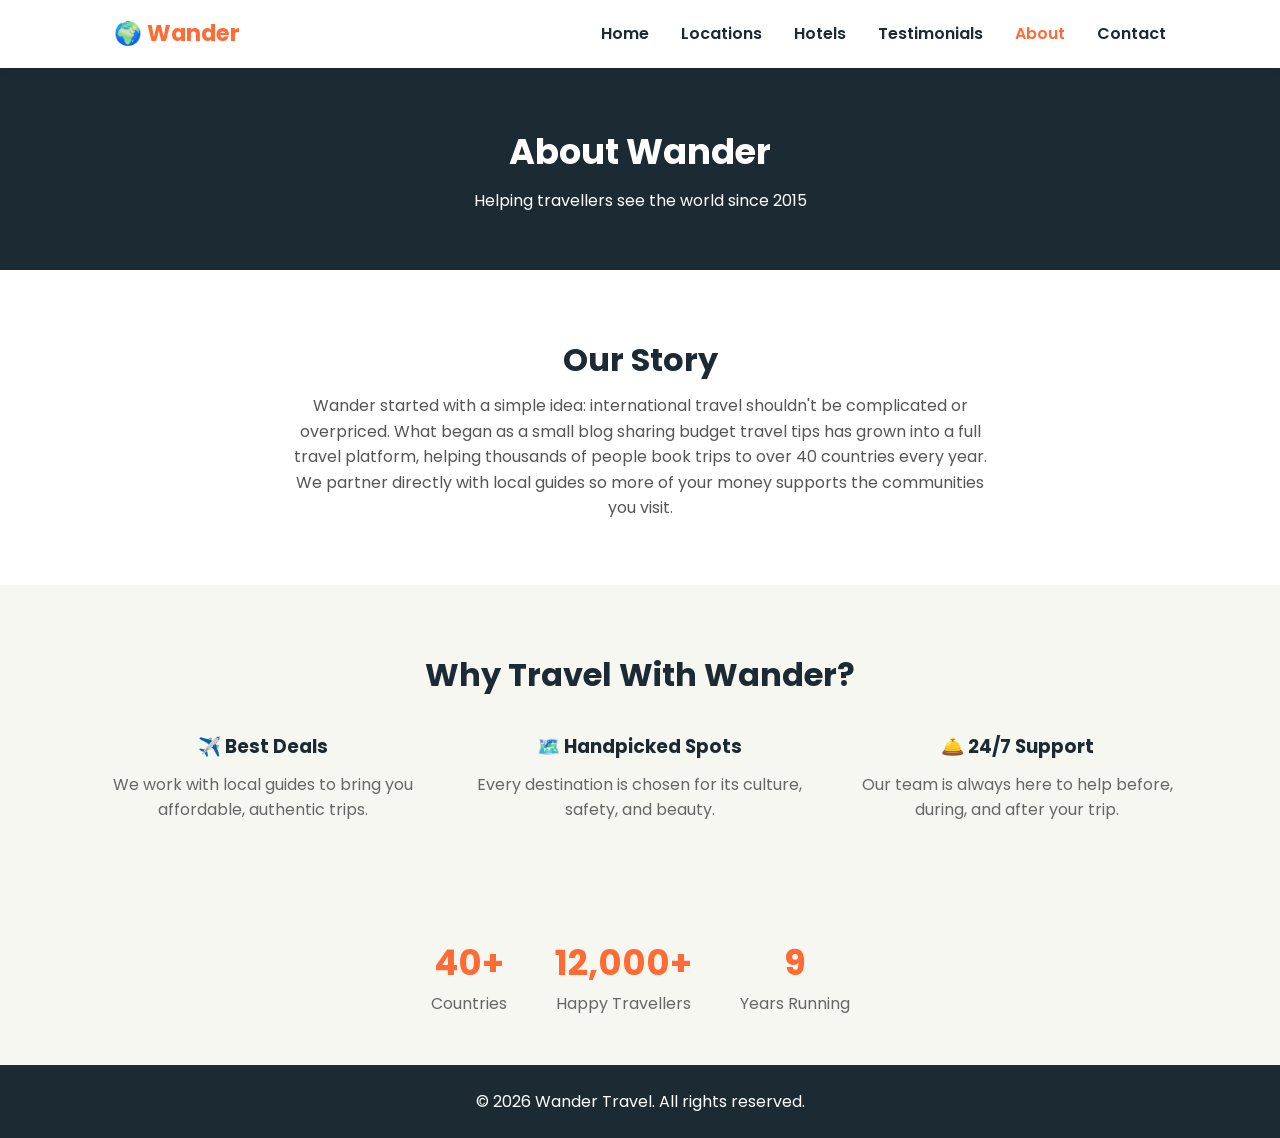
<file: about.html>
<!DOCTYPE html>
<html lang="en">
<head>
  <meta charset="UTF-8" />
  <meta name="viewport" content="width=device-width, initial-scale=1.0" />
  <title>About - Wander</title>

  <link rel="stylesheet" href="style.css" />
  <link rel="preconnect" href="https://fonts.googleapis.com">
  <link href="https://fonts.googleapis.com/css2?family=Poppins:wght@400;600;700&display=swap" rel="stylesheet">
</head>
<body>

 <!-- ============ Header / Navigation Bar ============ -->
  <header class="header">
    <nav class="navbar">
      <div class="logo">🌍 Wander</div>

      <ul class="nav-links" id="navLinks">
        <li><a href="index.html">Home</a></li>
        <li><a href="locations.html">Locations</a></li>
        <li><a href="hotel.html">Hotels</a></li>
        <li><a href="testimonial.html">Testimonials</a></li>
        <li><a href="about.html" class="active">About</a></li>
        <li><a href="contact.html">Contact</a></li>
      </ul>

      <div class="hamburger" id="hamburger">
        <span></span>
        <span></span>
        <span></span>
      </div>
    </nav>
  </header>

<!-- ============ Page Header ============ -->
  <section class="page-banner">
    <h1>About Wander</h1>
    <p>Helping travellers see the world since 2015</p>
  </section>

  <!-- ============ Story Portion ============ -->
  <section class="about">
    <div class="about-content">
      <h2 class="section-title">Our Story</h2>
      <p class="story-text">
        Wander started with a simple idea: international travel shouldn't be
        complicated or overpriced. What began as a small blog sharing budget
        travel tips has grown into a full travel platform, helping thousands
        of people book trips to over 40 countries every year. We partner
        directly with local guides so more of your money supports the
        communities you visit.
      </p>
    </div>
  </section>

  <!-- ============ Reasons why Travel With Wander ============ -->
  <section class="about alt-bg">
    <div class="about-content">
      <h2 class="section-title">Why Travel With Wander?</h2>
      <div class="about-grid">
        <div class="about-item">
          <h3>✈️ Best Deals</h3>
          <p>We work with local guides to bring you affordable, authentic trips.</p>
        </div>
        <div class="about-item">
          <h3>🗺️ Handpicked Spots</h3>
          <p>Every destination is chosen for its culture, safety, and beauty.</p>
        </div>
        <div class="about-item">
          <h3>🛎️ 24/7 Support</h3>
          <p>Our team is always here to help before, during, and after your trip.</p>
        </div>
      </div>
    </div>
  </section>

  <!-- ============ Complimentary Stats for Visual Appeal ============ -->
  <section class="stats">
    <div class="stat-item"><h3>40+</h3><p>Countries</p></div>
    <div class="stat-item"><h3>12,000+</h3><p>Happy Travellers</p></div>
    <div class="stat-item"><h3>9</h3><p>Years Running</p></div>
  </section>

  <!-- ============ Footer ============ -->
  <footer class="footer">
    <p>&copy; <span id="year"></span> Wander Travel. All rights reserved.</p>
  </footer>

  <script src="script.js"></script>
</body>
</html>
</file>
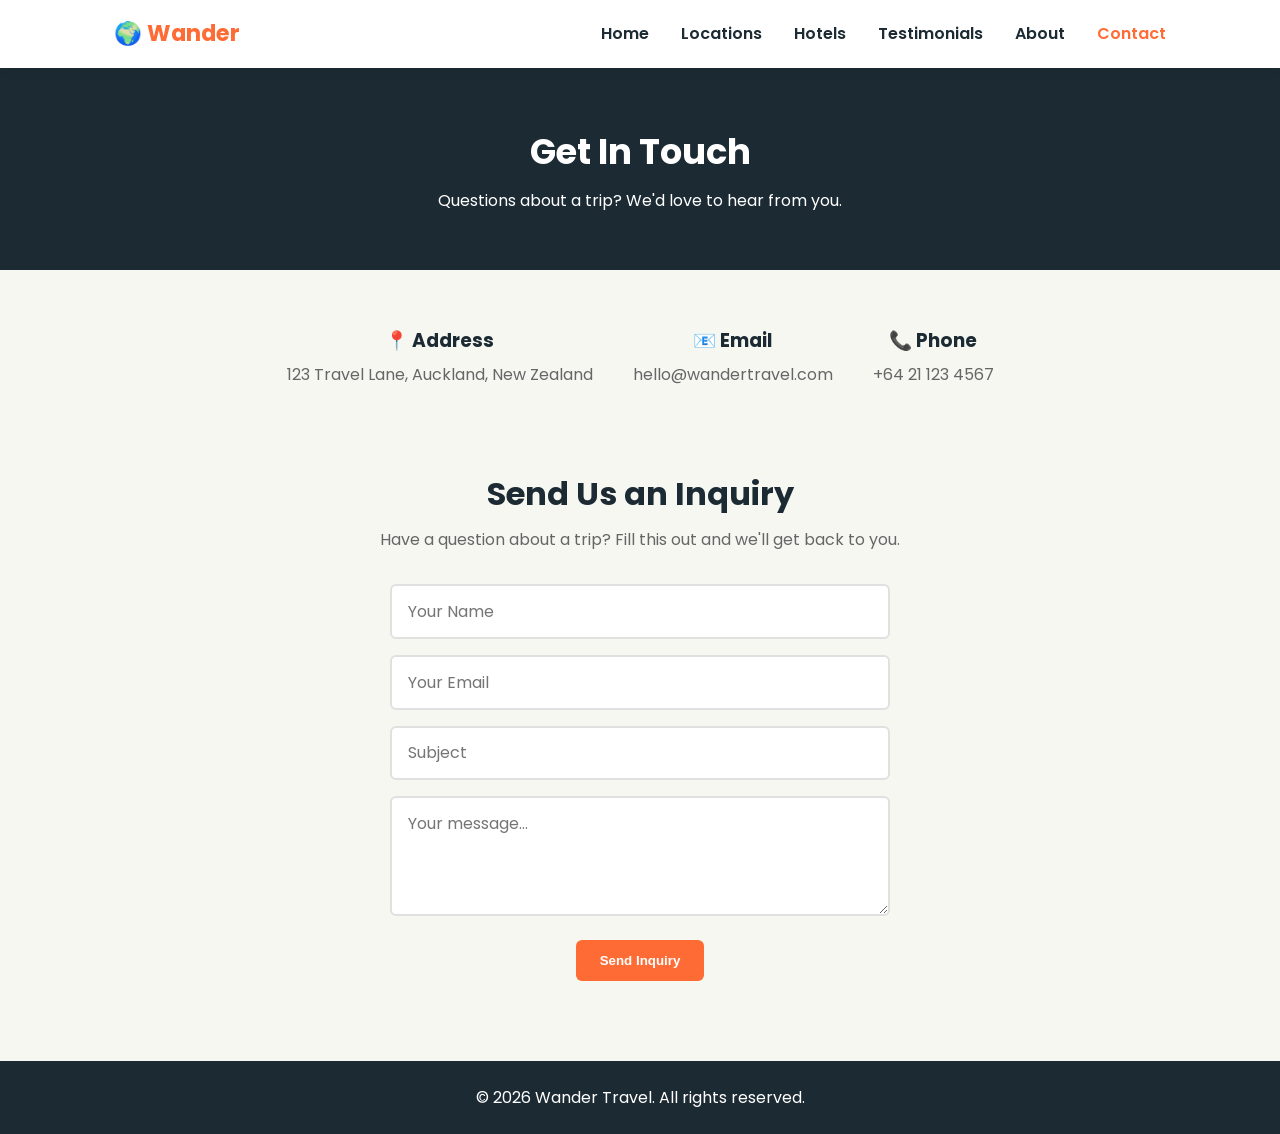
<file: contact.html>
<!DOCTYPE html>
<html lang="en">
<head>
  <meta charset="UTF-8" />
  <meta name="viewport" content="width=device-width, initial-scale=1.0" />
  <title>Contact - Wander</title>

  <link rel="stylesheet" href="style.css" />
  <link rel="preconnect" href="https://fonts.googleapis.com">
  <link href="https://fonts.googleapis.com/css2?family=Poppins:wght@400;600;700&display=swap" rel="stylesheet">
</head>
<body>

  <!-- ============ Header / Navigation Bar ============ -->
  <header class="header">
    <nav class="navbar">
      <div class="logo">🌍 Wander</div>

      <ul class="nav-links" id="navLinks">
        <li><a href="index.html">Home</a></li>
        <li><a href="locations.html">Locations</a></li>
        <li><a href="hotel.html">Hotels</a></li>
        <li><a href="testimonial.html">Testimonials</a></li>
        <li><a href="about.html">About</a></li>
        <li><a href="contact.html" class="active">Contact</a></li>
      </ul>

      <div class="hamburger" id="hamburger">
        <span></span>
        <span></span>
        <span></span>
      </div>
    </nav>
  </header>

  <!-- ============ Header ============ -->
  <section class="page-banner">
    <h1>Get In Touch</h1>
    <p>Questions about a trip? We'd love to hear from you.</p>
  </section>

  <!-- ============ Primary Contact Information ============ -->
  <section class="contact-info">
    <div class="info-item">
      <h3>📍 Address</h3>
      <p>123 Travel Lane, Auckland, New Zealand</p>
    </div>
    <div class="info-item">
      <h3>📧 Email</h3>
      <p>hello@wandertravel.com</p>
    </div>
    <div class="info-item">
      <h3>📞 Phone</h3>
      <p>+64 21 123 4567</p>
    </div>
  </section>

  <!-- ============ Primary Inquiry Form ============
       If any travel-related questions or inquires exist, they ought to be submitted through this form. -->
  <section class="contact">
    <h2 class="section-title">Send Us an Inquiry</h2>
    <p class="section-subtitle">Have a question about a trip? Fill this out and we'll get back to you.</p>

    <form id="contactForm" class="contact-form">
      <input type="text" id="nameInput" placeholder="Your Name" required>
      <input type="email" id="emailInput" placeholder="Your Email" required>
      <input type="text" id="subjectInput" placeholder="Subject" required>
      <textarea id="messageInput" placeholder="Your message..." required></textarea>
      <button type="submit">Send Inquiry</button>
    </form>

    <p id="formMessage" class="form-message"></p>
  </section>

  <!-- ============ Footer ============ -->
  <footer class="footer">
    <p>&copy; <span id="year"></span> Wander Travel. All rights reserved.</p>
  </footer>

  <script src="script.js"></script>
</body>
</html>
</file>
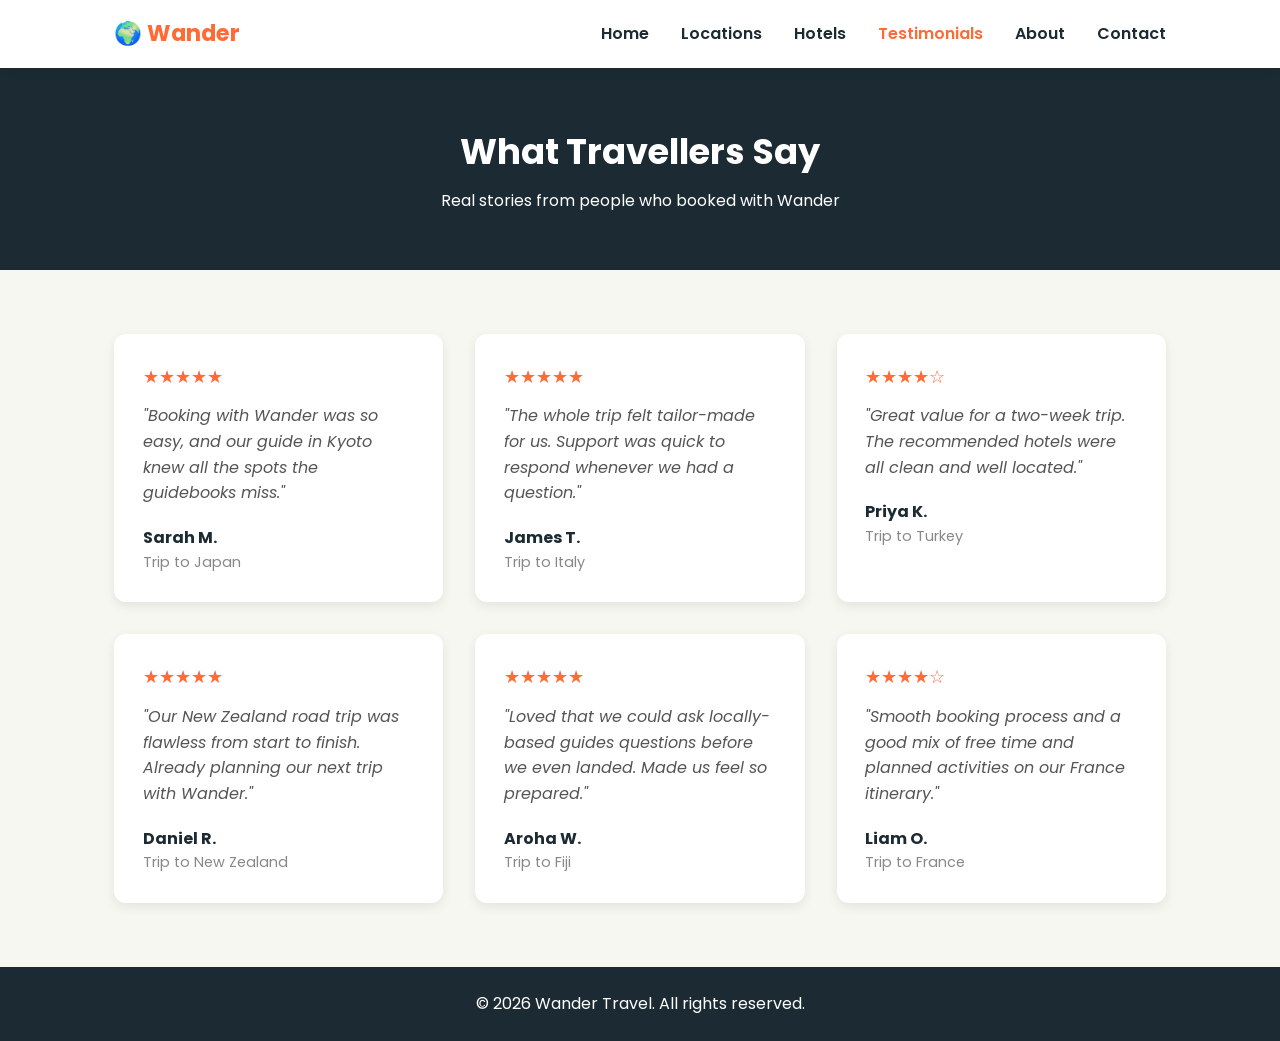
<file: testimonial.html>
<!DOCTYPE html>
<html lang="en">
<head>
  <meta charset="UTF-8" />
  <meta name="viewport" content="width=device-width, initial-scale=1.0" />
  <title>Testimonials - Wander</title>

  <link rel="stylesheet" href="style.css" />
  <link rel="preconnect" href="https://fonts.googleapis.com">
  <link href="https://fonts.googleapis.com/css2?family=Poppins:wght@400;600;700&display=swap" rel="stylesheet">
</head>
<body>

  <!-- ============ Header / Navigation Bar ============ -->
  <header class="header">
    <nav class="navbar">
      <div class="logo">🌍 Wander</div>

      <ul class="nav-links" id="navLinks">
        <li><a href="index.html">Home</a></li>
        <li><a href="locations.html">Locations</a></li>
        <li><a href="hotel.html">Hotels</a></li>
        <li><a href="testimonial.html" class="active">Testimonials</a></li>
        <li><a href="about.html">About</a></li>
        <li><a href="contact.html">Contact</a></li>
      </ul>

      <div class="hamburger" id="hamburger">
        <span></span>
        <span></span>
        <span></span>
      </div>
    </nav>
  </header>

  <!-- ============ Page Header ============ -->
  <section class="page-banner">
    <h1>What Travellers Say</h1>
    <p>Real stories from people who booked with Wander</p>
  </section>

  <!-- ============ Primary Testimonials ============ -->
  <div class="testimonial-grid">

    <div class="testimonial-card">
      <div class="testimonial-stars">★★★★★</div>
      <p class="testimonial-quote">"Booking with Wander was so easy, and our guide in Kyoto knew all the spots the guidebooks miss."</p>
      <p class="testimonial-author">Sarah M.</p>
      <p class="testimonial-trip">Trip to Japan</p>
    </div>

    <div class="testimonial-card">
      <div class="testimonial-stars">★★★★★</div>
      <p class="testimonial-quote">"The whole trip felt tailor-made for us. Support was quick to respond whenever we had a question."</p>
      <p class="testimonial-author">James T.</p>
      <p class="testimonial-trip">Trip to Italy</p>
    </div>

    <div class="testimonial-card">
      <div class="testimonial-stars">★★★★☆</div>
      <p class="testimonial-quote">"Great value for a two-week trip. The recommended hotels were all clean and well located."</p>
      <p class="testimonial-author">Priya K.</p>
      <p class="testimonial-trip">Trip to Turkey</p>
    </div>

    <div class="testimonial-card">
      <div class="testimonial-stars">★★★★★</div>
      <p class="testimonial-quote">"Our New Zealand road trip was flawless from start to finish. Already planning our next trip with Wander."</p>
      <p class="testimonial-author">Daniel R.</p>
      <p class="testimonial-trip">Trip to New Zealand</p>
    </div>

    <div class="testimonial-card">
      <div class="testimonial-stars">★★★★★</div>
      <p class="testimonial-quote">"Loved that we could ask locally-based guides questions before we even landed. Made us feel so prepared."</p>
      <p class="testimonial-author">Aroha W.</p>
      <p class="testimonial-trip">Trip to Fiji</p>
    </div>

    <div class="testimonial-card">
      <div class="testimonial-stars">★★★★☆</div>
      <p class="testimonial-quote">"Smooth booking process and a good mix of free time and planned activities on our France itinerary."</p>
      <p class="testimonial-author">Liam O.</p>
      <p class="testimonial-trip">Trip to France</p>
    </div>

  </div>

  <!-- ============ Footer ============ -->
  <footer class="footer">
    <p>&copy; <span id="year"></span> Wander Travel. All rights reserved.</p>
  </footer>

  <script src="script.js"></script>
</body>
</html>
</file>
<file: style.css>
/* ==========================================================
Primary Variables (Colours and Fonts can be found here)
========================================================== */
:root {
  --color-primary: #ff6b35;      /* Main Accent (Buttons, Highlights) */
  --color-dark: #1c2b33;         /* Darker Shade of Navy used for Header/Footer Text */
  --color-light: #f7f7f2;        /* Light Hue for Background */
  --color-white: #ffffff;
  --font-main: 'Poppins', sans-serif;
}

* {
  margin: 0;
  padding: 0;
  box-sizing: border-box;
}

body {
  font-family: var(--font-main);
  color: var(--color-dark);
  background-color: var(--color-light);
  line-height: 1.6;
}

a {
  text-decoration: none;
  color: inherit;
}

ul {
  list-style: none;
}

img {
  width: 100%;
  display: block;
}

/* Universal section title style */
.section-title {
  text-align: center;
  font-size: 2rem;
  margin-bottom: 0.5rem;
}

.section-subtitle {
  text-align: center;
  color: #666;
  margin-bottom: 2rem;
}


/* ==========================================================
Header / Navigation Bar (Practically the same on ever page) 
========================================================== */
.header {
  background-color: var(--color-white);
  box-shadow: 0 2px 10px rgba(0, 0, 0, 0.08);
  position: sticky;
  top: 0;
  z-index: 100;
}

.navbar {
  max-width: 1100px;
  margin: 0 auto;
  padding: 1rem 1.5rem;
  display: flex;
  align-items: center;
  justify-content: space-between;
}

.logo {
  font-size: 1.4rem;
  font-weight: 700;
  color: var(--color-primary);
}

.nav-links {
  display: flex;
  gap: 2rem;
}

.nav-links a {
  font-weight: 600;
  transition: color 0.2s ease;
}

.nav-links a:hover {
  color: var(--color-primary);
}

/* Highlights whichever page the user is currently on */
.nav-links a.active {
  color: var(--color-primary);
}

/* Hamburger icon — hidden on desktop, shown ONLY on mobile */
.hamburger {
  display: none;
  flex-direction: column;
  gap: 5px;
  cursor: pointer;
}

.hamburger span {
  width: 25px;
  height: 3px;
  background-color: var(--color-dark);
  border-radius: 2px;
}


/* ==========================================================
Hero Section (Home page only)
========================================================== */
.hero {
  background: linear-gradient(rgba(0,0,0,0.45), rgba(0,0,0,0.45)),
    url('https://images.unsplash.com/photo-1488646953014-85cb44e25828?w=1600') center/cover no-repeat; /* Sourcing */
  color: var(--color-white);
  text-align: center;
  padding: 8rem 1.5rem;
}

.hero h1 {
  font-size: 3rem;
  margin-bottom: 1rem;
}

.hero p {
  font-size: 1.2rem;
  margin-bottom: 2rem;
}

.btn-link {
  display: inline-block;
  padding: 0.8rem 1.8rem;
  background-color: var(--color-primary);
  color: var(--color-white);
  border-radius: 6px;
  font-weight: 600;
  transition: opacity 0.2s ease;
}

.btn-link:hover {
  opacity: 0.85;
}


/* ==========================================================
Image Carousel (A row of destination photos that auto-rotates, with arrow buttons + dots for manual control.)
========================================================== */
.carousel-section {
  max-width: 1100px;
  margin: 0 auto;
  padding: 4rem 1.5rem;
}

.carousel {
  position: relative;
  width: 100%;
  height: 420px;
  border-radius: 12px;
  overflow: hidden;
  box-shadow: 0 4px 12px rgba(0, 0, 0, 0.1);
}

/* Each slide sits on top of the other */
.carousel-slide {
  position: absolute;
  inset: 0;
  opacity: 0;
  transition: opacity 0.6s ease;
}

.carousel-slide.active {
  opacity: 1;
}

.carousel-slide img {
  width: 100%;
  height: 100%;
  object-fit: cover;
}

/* The location name shown over the bottom of the respective photo */
.carousel-caption {
  position: absolute;
  bottom: 0;
  left: 0;
  right: 0;
  padding: 1.5rem;
  background: linear-gradient(transparent, rgba(0, 0, 0, 0.75));
  color: var(--color-white);
}

.carousel-caption h3 {
  font-size: 1.6rem;
}

/* Left and right arrow buttons */
.carousel-arrow {
  position: absolute;
  top: 50%;
  transform: translateY(-50%);
  background-color: rgba(255, 255, 255, 0.85);
  border: none;
  width: 42px;
  height: 42px;
  border-radius: 50%;
  font-size: 1.3rem;
  cursor: pointer;
  z-index: 10;
}

.carousel-arrow:hover {
  background-color: var(--color-white);
}

.carousel-arrow.prev {
  left: 1rem;
}

.carousel-arrow.next {
  right: 1rem;
}

/* Dot indicators along the bottom */
.carousel-dots {
  display: flex;
  justify-content: center;
  gap: 0.5rem;
  margin-top: 1rem;
}

.carousel-dot {
  width: 10px;
  height: 10px;
  border-radius: 50%;
  background-color: #ccc;
  border: none;
  cursor: pointer;
}

.carousel-dot.active {
  background-color: var(--color-primary);
}


/* ==========================================================
Destination Cards (asia, europe & oceania)
========================================================== */
.destinations {
  max-width: 1100px;
  margin: 0 auto;
  padding: 4rem 1.5rem;
}

.card-grid {
  display: grid;
  grid-template-columns: repeat(auto-fit, minmax(280px, 1fr));
  gap: 2rem;
}

.card {
  background-color: var(--color-white);
  border-radius: 12px;
  overflow: hidden;
  box-shadow: 0 4px 12px rgba(0, 0, 0, 0.08);
  transition: transform 0.2s ease;
}

.card:hover {
  transform: translateY(-6px);
}

.card img {
  height: 200px;
  object-fit: cover;
}

.card-body {
  padding: 1.2rem;
}

.card-body h3 {
  margin-bottom: 0.4rem;
}

.card-body p {
  color: #666;
  font-size: 0.95rem;
  margin-bottom: 0.8rem;
}

.price {
  font-weight: 700;
  color: var(--color-primary);
}

.no-results {
  text-align: center;
  color: #888;
  margin-top: 2rem;
}

/* Search bar used at the top of the continent pages */
.search-bar {
  display: flex;
  justify-content: center;
  gap: 0.5rem;
  flex-wrap: wrap;
  margin-bottom: 2.5rem;
}

.search-bar input {
  padding: 0.8rem 1rem;
  border: 2px solid #e0e0e0;
  border-radius: 6px;
  width: 280px;
  max-width: 80vw;
  font-size: 1rem;
}

.search-bar button,
.contact-form button {
  padding: 0.8rem 1.5rem;
  border: none;
  border-radius: 6px;
  background-color: var(--color-primary);
  color: var(--color-white);
  font-weight: 600;
  cursor: pointer;
  transition: opacity 0.2s ease;
}

.search-bar button:hover,
.contact-form button:hover {
  opacity: 0.85;
}


/* ==========================================================
Locations Hub (locations.html)
========================================================== */
.region-grid {
  display: grid;
  grid-template-columns: repeat(auto-fit, minmax(280px, 1fr));
  gap: 2rem;
  max-width: 1100px;
  margin: 0 auto;
  padding: 4rem 1.5rem;
}

.region-card {
  position: relative;
  border-radius: 12px;
  overflow: hidden;
  height: 320px;
  box-shadow: 0 4px 12px rgba(0, 0, 0, 0.1);
}

.region-card img {
  width: 100%;
  height: 100%;
  object-fit: cover;
  transition: transform 0.3s ease;
}

.region-card:hover img {
  transform: scale(1.06);
}

.region-overlay {
  position: absolute;
  inset: 0;
  background: linear-gradient(transparent 40%, rgba(0, 0, 0, 0.75));
  color: var(--color-white);
  display: flex;
  flex-direction: column;
  justify-content: flex-end;
  padding: 1.5rem;
}

.region-overlay h3 {
  font-size: 1.6rem;
  margin-bottom: 0.4rem;
}

.region-overlay .btn-link {
  margin-top: 0.8rem;
  align-self: flex-start;
}


/* ==========================================================
Why Wander? Section
========================================================== */
.about {
  background-color: var(--color-white);
  padding: 4rem 1.5rem;
}

.about-content {
  max-width: 1100px;
  margin: 0 auto;
}

.about-grid {
  display: grid;
  grid-template-columns: repeat(auto-fit, minmax(220px, 1fr));
  gap: 2rem;
  text-align: center;
  margin-top: 2rem;
}

.about-item h3 {
  margin-bottom: 0.6rem;
}

.about-item p {
  color: #666;
}


/* ==========================================================
Page Banner (This is used on all pages expect the home page)
========================================================== */
.page-banner {
  background-color: var(--color-dark);
  color: var(--color-white);
  text-align: center;
  padding: 3.5rem 1.5rem;
}

.page-banner h1 {
  font-size: 2.2rem;
  margin-bottom: 0.5rem;
}


/* ==========================================================
About Page 
========================================================== */
.story-text {
  max-width: 700px;
  margin: 0 auto;
  text-align: center;
  color: #555;
}

/* Alternates the background color of a section so pages don't look flat */
.alt-bg {
  background-color: var(--color-light);
}

.stats {
  display: flex;
  justify-content: center;
  flex-wrap: wrap;
  gap: 3rem;
  padding: 3rem 1.5rem;
  text-align: center;
}

.stat-item h3 {
  font-size: 2.2rem;
  color: var(--color-primary);
}

.stat-item p {
  color: #666;
}


/* ==========================================================
Contact Page
========================================================== */
.contact {
  max-width: 700px;
  margin: 0 auto;
  padding: 4rem 1.5rem;
  text-align: center;
}

.contact-form {
  display: flex;
  flex-direction: column;
  gap: 1rem;
  max-width: 500px;
  margin: 0 auto;
  text-align: left;
}

.contact-form input,
.contact-form textarea {
  padding: 0.8rem 1rem;
  border: 2px solid #e0e0e0;
  border-radius: 6px;
  font-size: 1rem;
  font-family: inherit; 
}

.contact-form textarea {
  resize: vertical; 
  min-height: 120px;
}

.contact-form button {
  align-self: center;
  margin-top: 0.5rem;
}

.form-message {
  margin-top: 1rem;
  font-weight: 600;
  color: var(--color-primary);
}

.contact-info {
  display: flex;
  justify-content: center;
  flex-wrap: wrap;
  gap: 2.5rem;
  max-width: 1000px;
  margin: 0 auto;
  padding: 3.5rem 1.5rem 1rem;
  text-align: center;
}

.info-item h3 {
  margin-bottom: 0.4rem;
}

.info-item p {
  color: #666;
}


/* ==========================================================
Testimonials Page
========================================================== */
.testimonial-grid {
  display: grid;
  grid-template-columns: repeat(auto-fit, minmax(280px, 1fr));
  gap: 2rem;
  max-width: 1100px;
  margin: 0 auto;
  padding: 4rem 1.5rem;
}

.testimonial-card {
  background-color: var(--color-white);
  border-radius: 12px;
  padding: 1.8rem;
  box-shadow: 0 4px 12px rgba(0, 0, 0, 0.08);
}

.testimonial-stars {
  color: var(--color-primary);
  font-size: 1.1rem;
  margin-bottom: 0.8rem;
}

.testimonial-quote {
  color: #555;
  font-style: italic;
  margin-bottom: 1.2rem;
}

.testimonial-author {
  font-weight: 700;
}

.testimonial-trip {
  color: #888;
  font-size: 0.9rem;
}


/* ==========================================================
  Hotel Page
========================================================== */
.hotel-intro {
  max-width: 800px;
  margin: 0 auto;
  padding: 4rem 1.5rem 1rem;
  text-align: center;
  color: #555;
}

.hotel-grid {
  display: grid;
  grid-template-columns: repeat(auto-fit, minmax(220px, 1fr));
  gap: 2rem;
  max-width: 1100px;
  margin: 0 auto;
  padding: 2rem 1.5rem 4rem;
  text-align: center;
}

.hotel-item h3 {
  margin-bottom: 0.6rem;
}

.hotel-item p {
  color: #666;
}


/* ==========================================================
   Universal Footer
========================================================== */
.footer {
  background-color: var(--color-dark);
  color: var(--color-white);
  text-align: center;
  padding: 1.5rem;
}


/* ==========================================================
   Mobile Responsiveness
   Below 768px screen width hides the menu and shows the substitute hamburger icon.
========================================================== */
@media (max-width: 768px) {
  .nav-links {
    position: absolute;
    top: 100%;
    left: 0;
    right: 0;
    background-color: var(--color-white);
    flex-direction: column;
    align-items: center;
    gap: 1.5rem;
    padding: 1.5rem 0;
    display: none; /* Hidden by default when on mobile */
  }

  .nav-links.show {
    display: flex; 
  }

  .hamburger {
    display: flex;
  }

  .hero h1 {
    font-size: 2.2rem;
  }

  .carousel {
    height: 280px;
  }
}
</file>
